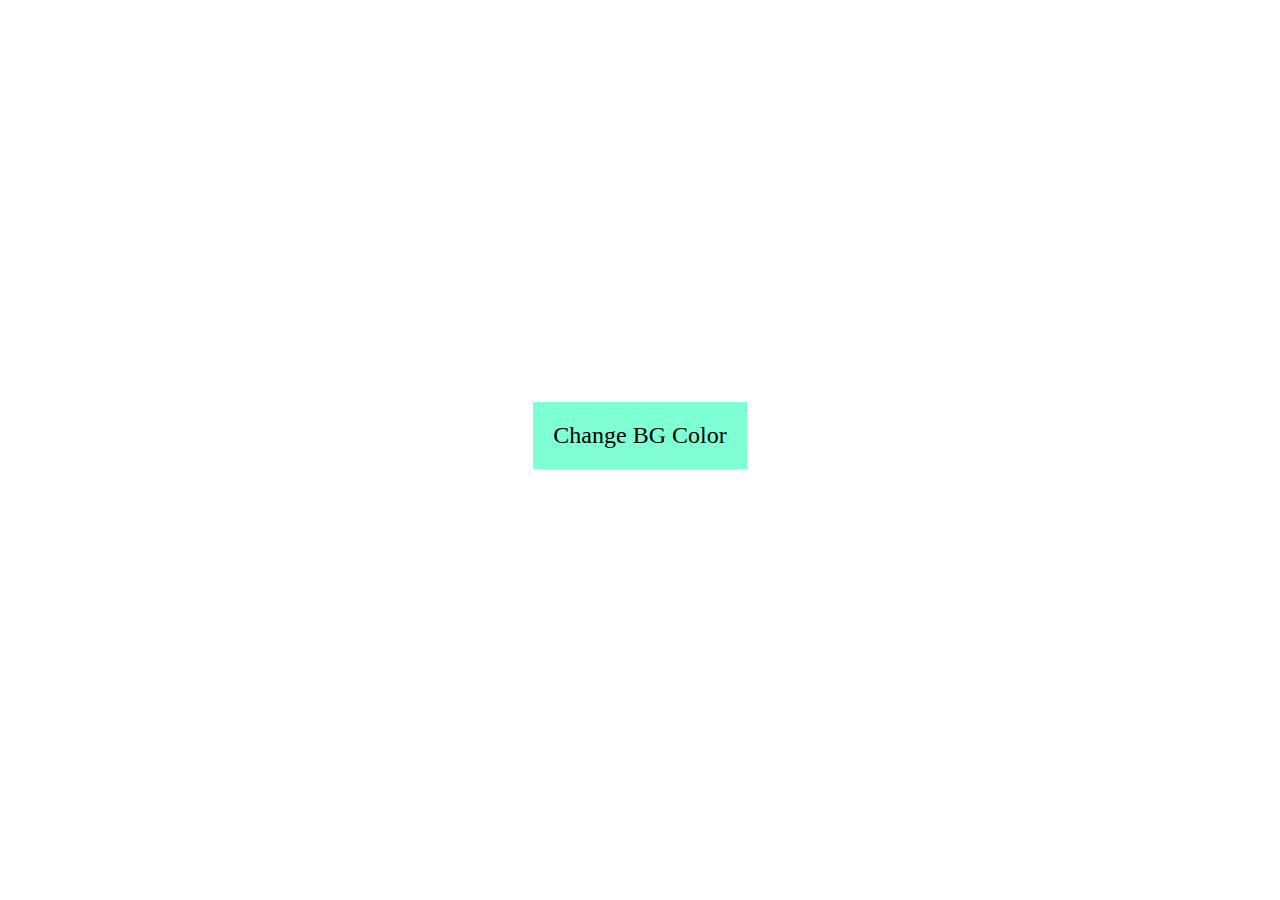
<file: Change BG Color HTML CSS JS/index.html>
<!DOCTYPE html>
<html lang="en">
<head>
  <meta charset="UTF-8">
  <meta name="viewportindexx" content="width=device-width, initial-scale=1.0">
  <title>Document</title>
  <link rel="stylesheet" href="./style.css">
</head>
<body>
  <section>
    <button>Change BG Color</button>
    <h2></h2>
  </section>
  <script src="./main.js"></script>
</body>
</html>
</file>
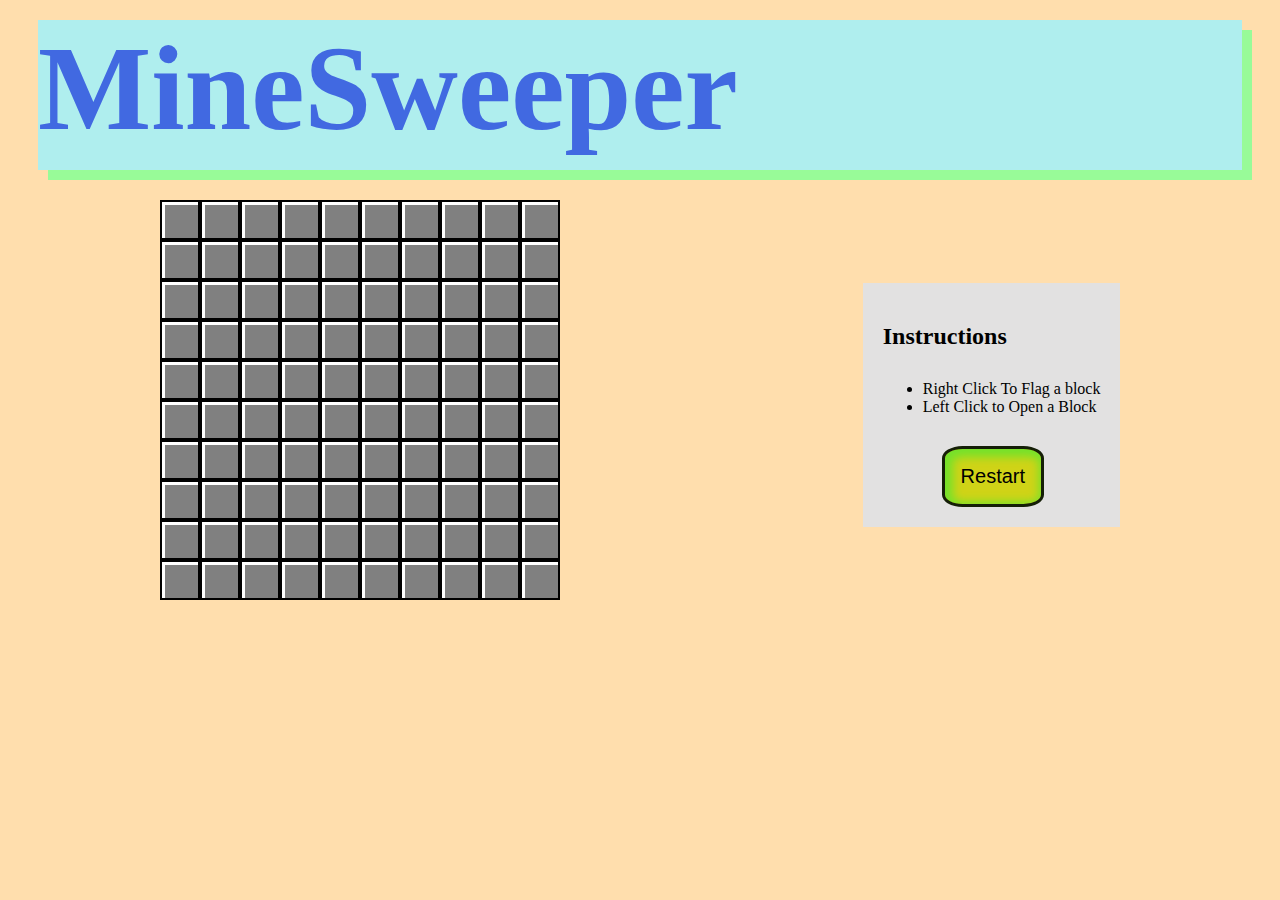
<file: Minesweeper/index.html>
<!DOCTYPE html>
<html lang="en">
<head>
    <meta charset="UTF-8">
    <meta http-equiv="X-UA-Compatible" content="IE=edge">
    <meta name="viewport" content="width=device-width, initial-scale=1.0">
    <link rel="stylesheet" href="https://stackpath.bootstrapcdn.com/font-awesome/4.7.0/css/font-awesome.min.css">
    <link rel="stylesheet" href="style.css">
    <script src="app.js"></script>
    <title>Minesweeper</title>
</head>

<body>
    <header>
        <h1>MineSweeper</h1>
    </header>
    <div class="content-box">
        <div class="container">
            <div class="grid">

            </div>
        </div>

        <div class="details">
            <h2>Instructions</h2>
            <ul>
                <li>Right Click To Flag a block</li>
                <li>Left Click to Open a Block</li>
            </ul>
            <div class="m-auto button">
                <button class="m-auto" type="button" id="restart">Restart</button>
            </div>
        </div>
    </div>
    <h1 id="result">

    </h1>
</body>

</html>
</file>
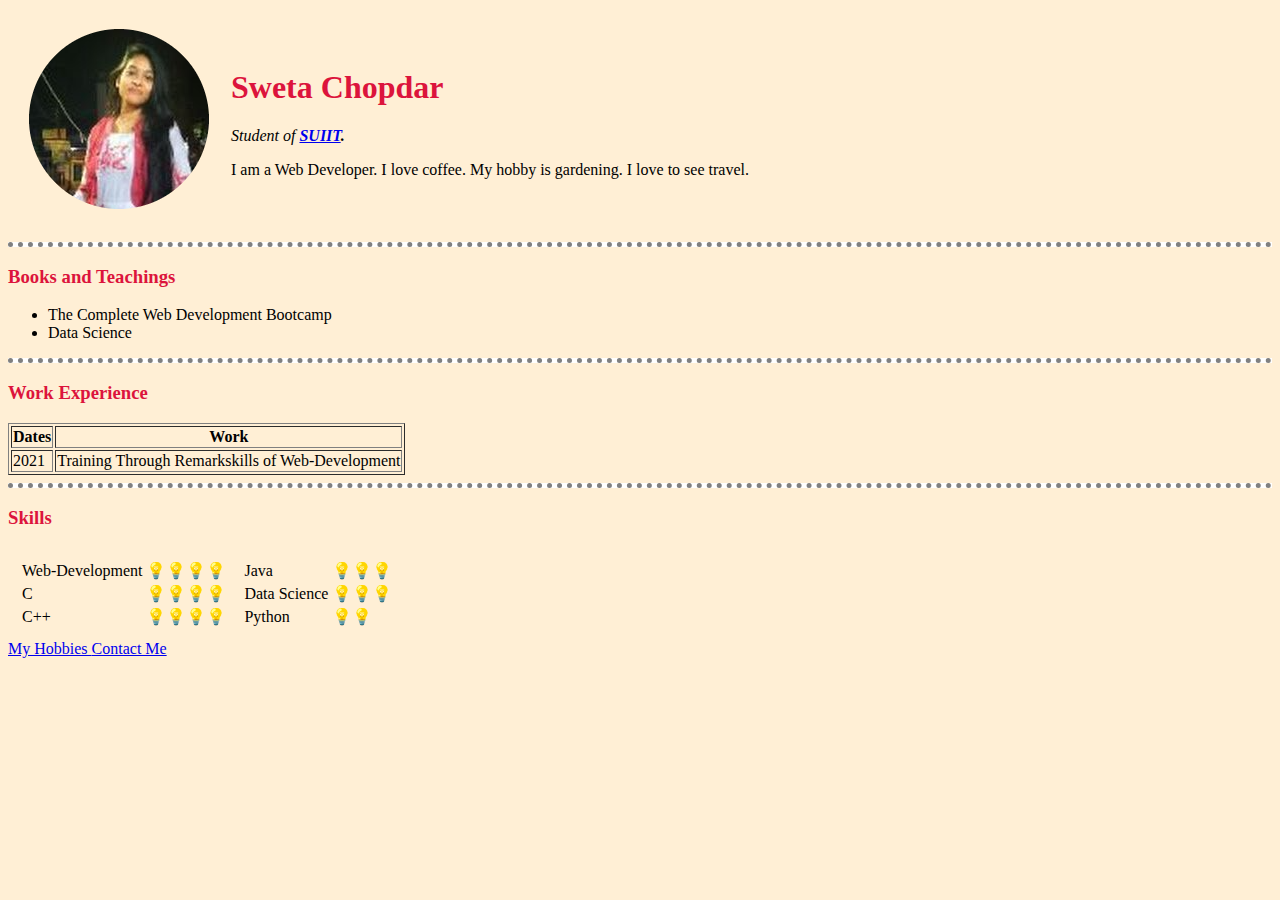
<file: Personal Site/index.html>
<!DOCTYPE html>
<html lang="en">

<head>
    <meta charset="UTF-8">
    <meta http-equiv="X-UA-Compatible" content="IE=edge">
    <meta name="viewport" content="width=device-width, initial-scale=1.0">
    <title>Sweta's Personal Site </title>
    <link rel="stylesheet" href="css/styles.css">

</head>

<body>
    <table cellspacing="20 ">
        <tr>
            <td>
                <img src="images/Mypic-modified.png " alt="Sweta 's profile picture">
            </td>
            <td>
                <h1>Sweta Chopdar</h1>
                <p> <em>Student of <strong><a href="https://suiit.ac.in/">SUIIT</a>.</strong></em> </p>
                <p> I am a Web Developer. I love coffee. My hobby is gardening. I love to see travel.</p>
            </td>
        </tr>
    </table>


    <hr>
    <h3>Books and Teachings</h3>
    <ul>
        <li>The Complete Web Development Bootcamp</li>
        <li>Data Science</li>
    </ul>

    <hr>


    <h3> Work Experience </h3>
    <table border="1">
        <thead>
            <tr>
                <th>
                    Dates
                </th>
                <th>
                    Work
                </th>

            </tr>
        </thead>
        <tbody>
            <tr>
                <td>
                    2021
                </td>
                <td>
                    Training Through Remarkskills of Web-Development
                </td>
            </tr>
        </tbody>
        <tfoot>

        </tfoot>
    </table>


    <hr>


    <h3> Skills </h3>

    <table cellspacing="10">
        <tr>
            <td>
                <table>
                    <tr>
                        <td>Web-Development</td>
                        <td>💡💡💡💡</td>
                    </tr>
                    <tr>
                        <td> C </td>
                        <td>💡💡💡💡</td>
                    </tr>
                    <tr>
                        <td> C++ </td>
                        <td>💡💡💡💡</td>
                    </tr>
                </table>
            </td>
            <td>
                <table>
                    <tr>
                        <td> Java</td>
                        <td>💡💡💡</td>
                    </tr>
                    <tr>
                        <td> Data Science </td>
                        <td>💡💡💡</td>
                    </tr>
                    <tr>
                        <td> Python</td>
                        <td>💡💡</td>
                    </tr>
                </table>
            </td>
        </tr>

    </table>

    <a href="hobbies.html"> My Hobbies </a>
    <a href="contact-me.html"> Contact Me </a>
</body>

</html>
</file>
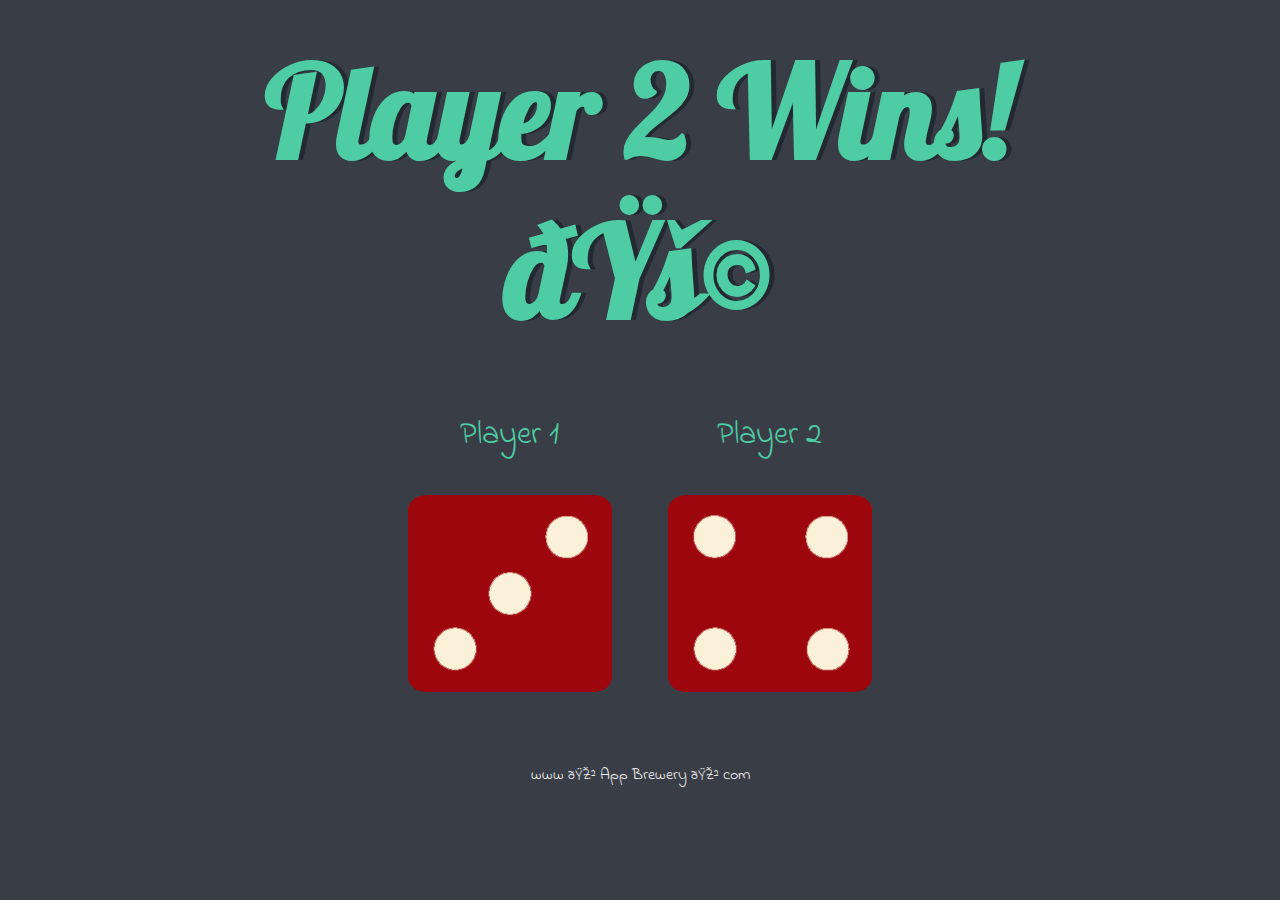
<file: boss challenge/b-completed/index.html>
<!DOCTYPE html>
<html lang="en" dir="ltr">

<head>
    <meta charset="utf-8">
    <title>Dicee</title>
    <link rel="stylesheet" href="styles.css">
    <link href="https://fonts.googleapis.com/css?family=Indie+Flower|Lobster" rel="stylesheet">

</head>

<body>

    <div class="container">
        <h1>Refresh Me</h1>

        <div class="dice">
            <p>Player 1</p>
            <img class="img1" src="images/dice6.png">
        </div>

        <div class="dice">
            <p>Player 2</p>
            <img class="img2" src="images/dice6.png">
        </div>

    </div>

    <script src="index.js" charset="utf-8"></script>

</body>

<footer>
    www ðŸŽ² App Brewery ðŸŽ² com
</footer>

</html>
</file>
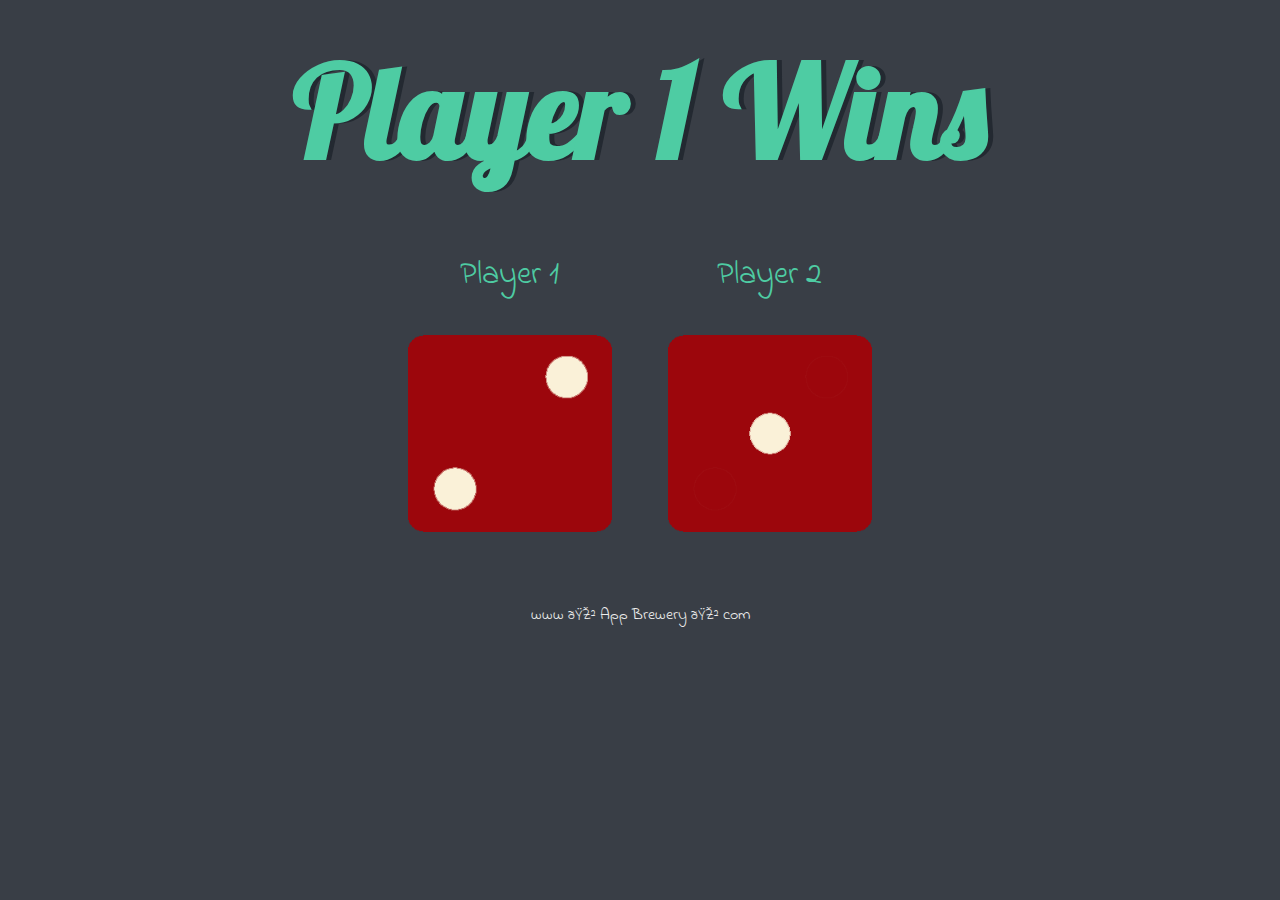
<file: boss challenge/BOSS/index.html>
<!DOCTYPE html>
<html lang="en" dir="ltr">

<head>
    <meta charset="utf-8">
    <title>Dicee</title>
    <link rel="stylesheet" href="styles.css">
    <link href="https://fonts.googleapis.com/css?family=Indie+Flower|Lobster" rel="stylesheet">

</head>

<body>

    <div class="container">
        <h1>Refresh Me</h1>

        <div class="dice">
            <p>Player 1</p>
            <img class="img1" src="images/dice6.png">
        </div>

        <div class="dice">
            <p>Player 2</p>
            <img class="img2" src="images/dice6.png">
        </div>

    </div>

    <script src="index.js"></script>

</body>
<footer>
    www ðŸŽ² App Brewery ðŸŽ² com
</footer>

</html>
</file>
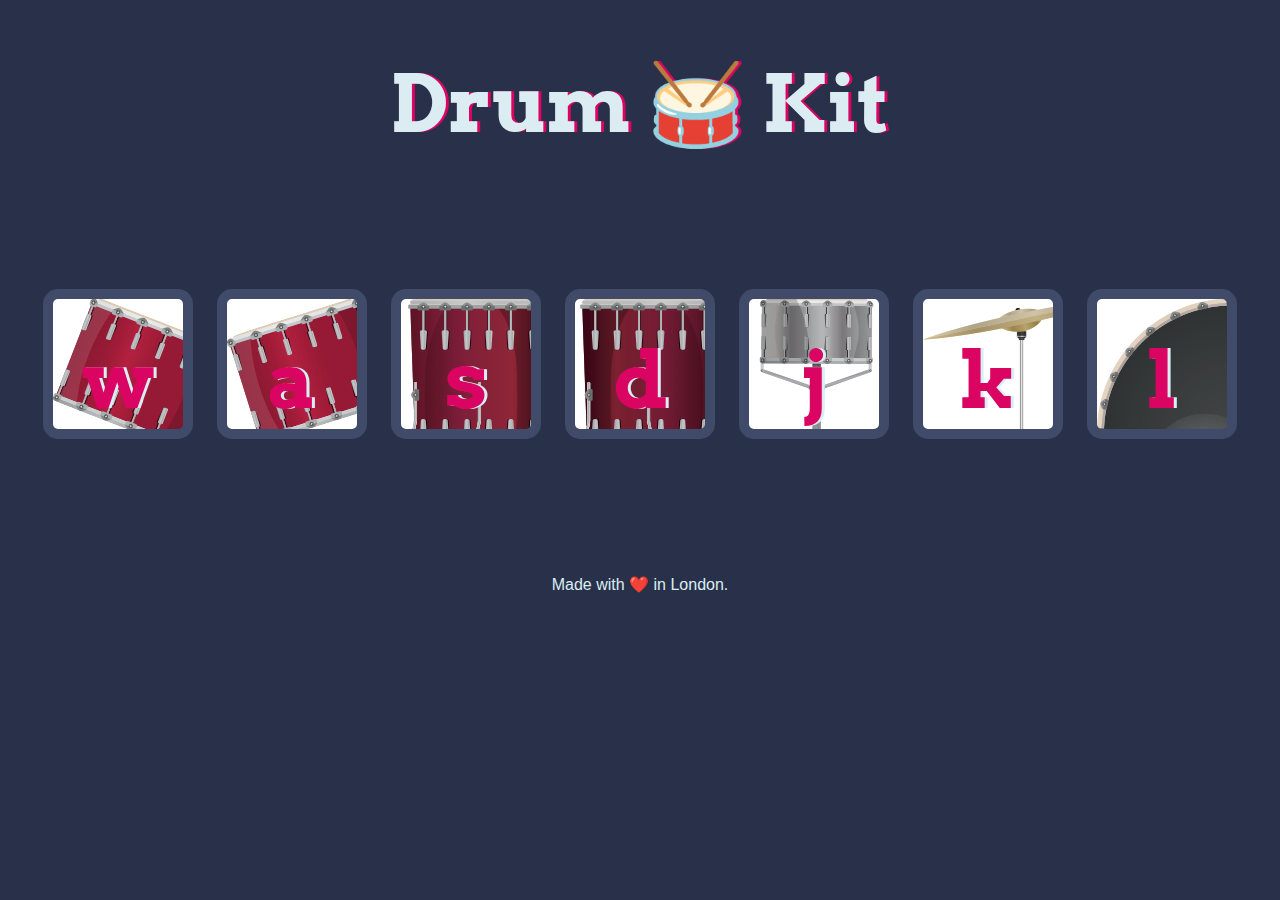
<file: Drum Kit/Drum-completed/index.html>
<!DOCTYPE html>
<html lang="en" dir="ltr">

<head>
  <meta charset="utf-8">
  <title>Drum Kit</title>
  <link rel="stylesheet" href="styles.css">
  <link href="https://fonts.googleapis.com/css?family=Arvo" rel="stylesheet">
</head>

<body>
  <h1 id="title">Drum 🥁 Kit</h1>
  <div class="set">
    <button class="w drum">w</button>
    <button class="a drum">a</button>
    <button class="s drum">s</button>
    <button class="d drum">d</button>
    <button class="j drum">j</button>
    <button class="k drum">k</button>
    <button class="l drum">l</button>
  </div>


<script src="index.js" charset="utf-8"></script>

<footer>
  Made with ❤️ in London.
</footer>
</body>
</html>
</file>
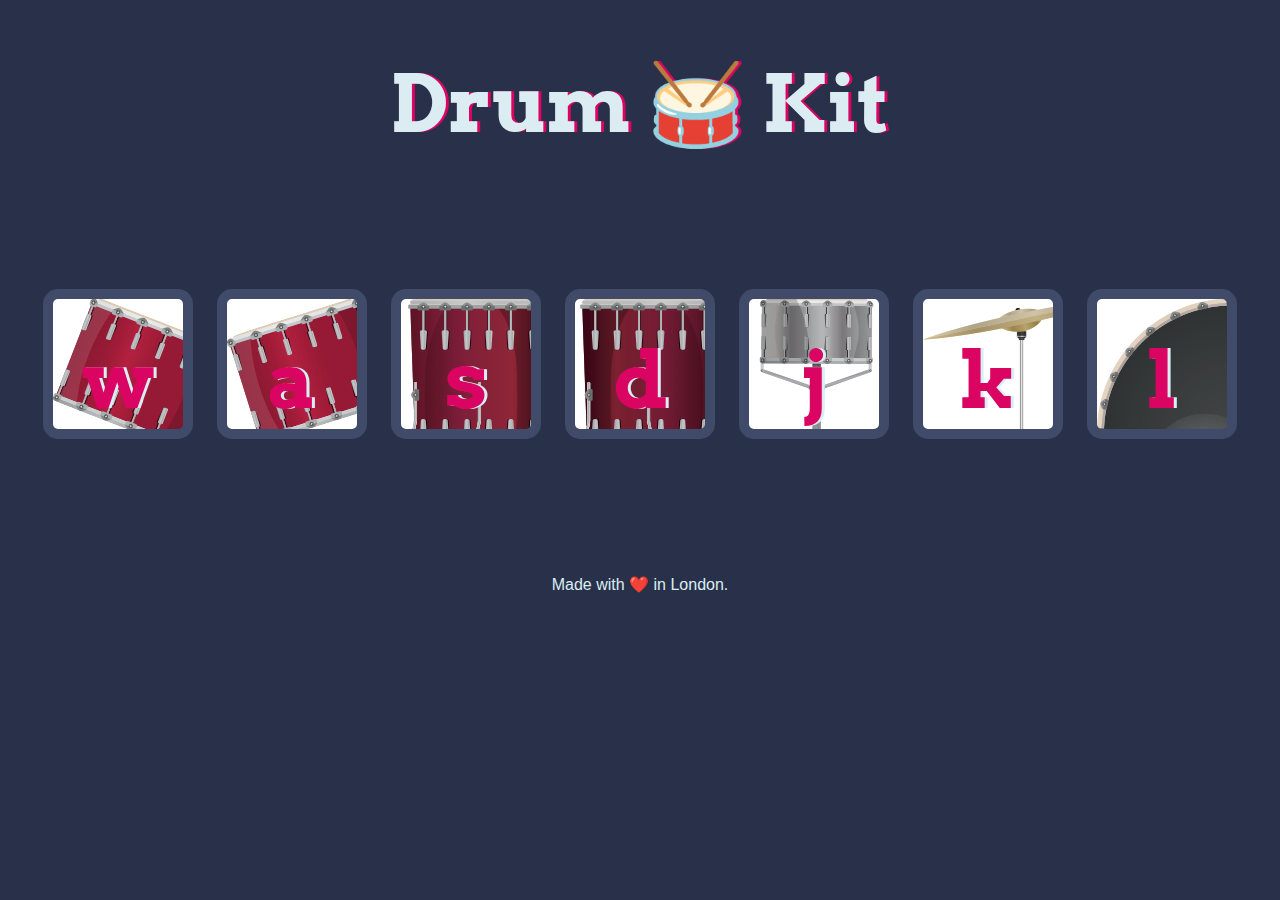
<file: Drum Kit/DrumKit/index.html>
<!DOCTYPE html>
<html lang="en" dir="ltr">

<head>
    <meta charset="utf-8">
    <title>Drum Kit</title>
    <link rel="stylesheet" href="styles.css">
    <link href="https://fonts.googleapis.com/css?family=Arvo" rel="stylesheet">
</head>

<body>

    <h1 id="title">Drum 🥁 Kit</h1>
    <div class="set">
        <button class="w drum">w</button>
        <button class="a drum">a</button>
        <button class="s drum">s</button>
        <button class="d drum">d</button>
        <button class="j drum">j</button>
        <button class="k drum">k</button>
        <button class="l drum">l</button>
    </div>

    <script src="index.js"></script>
    <footer>
        Made with ❤️ in London.
    </footer>
</body>

</html>
</file>
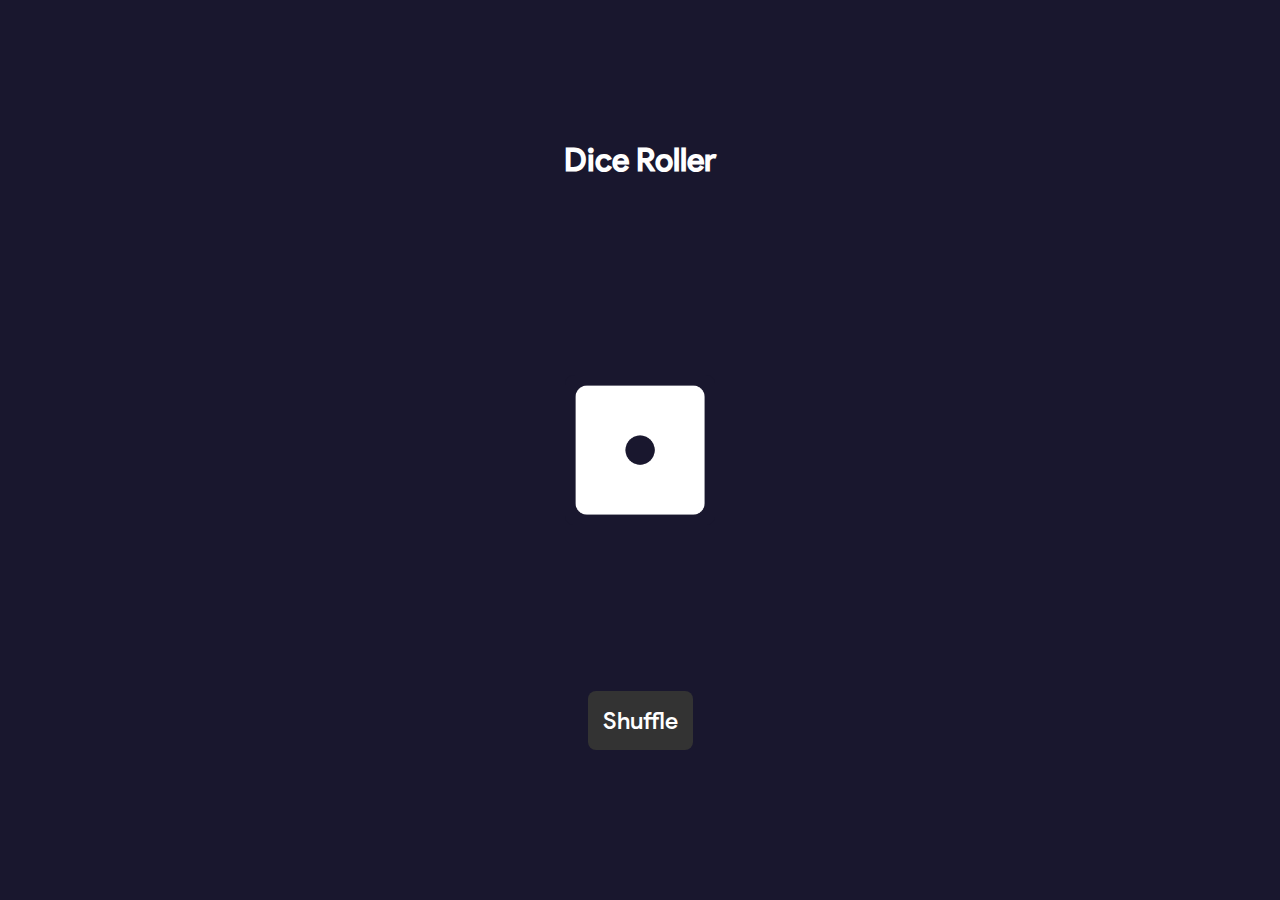
<file: JavaScript Projects/14 - Dice Roll/index.html>
<!DOCTYPE html>
<html lang="en">
<head>
    <meta charset="UTF-8">
    <meta http-equiv="X-UA-Compatible" content="IE=edge">
    <meta name="viewport" content="width=device-width, initial-scale=1.0">
    <link rel="shortcut icon" href="assets/dice.png" type="image/x-icon">
    <link rel="stylesheet" href="style.css">
    <title>Dice Roller</title>
</head>
<body>
    <div class="section">
        <h2>Dice Roller</h2>
        <img src="assets/1.png" alt="" id="img">
        <div id="btn" onclick="anim();" >Shuffle</div>
    </div>
    <script src="script.js"></script>
</body>
</html>
</file>
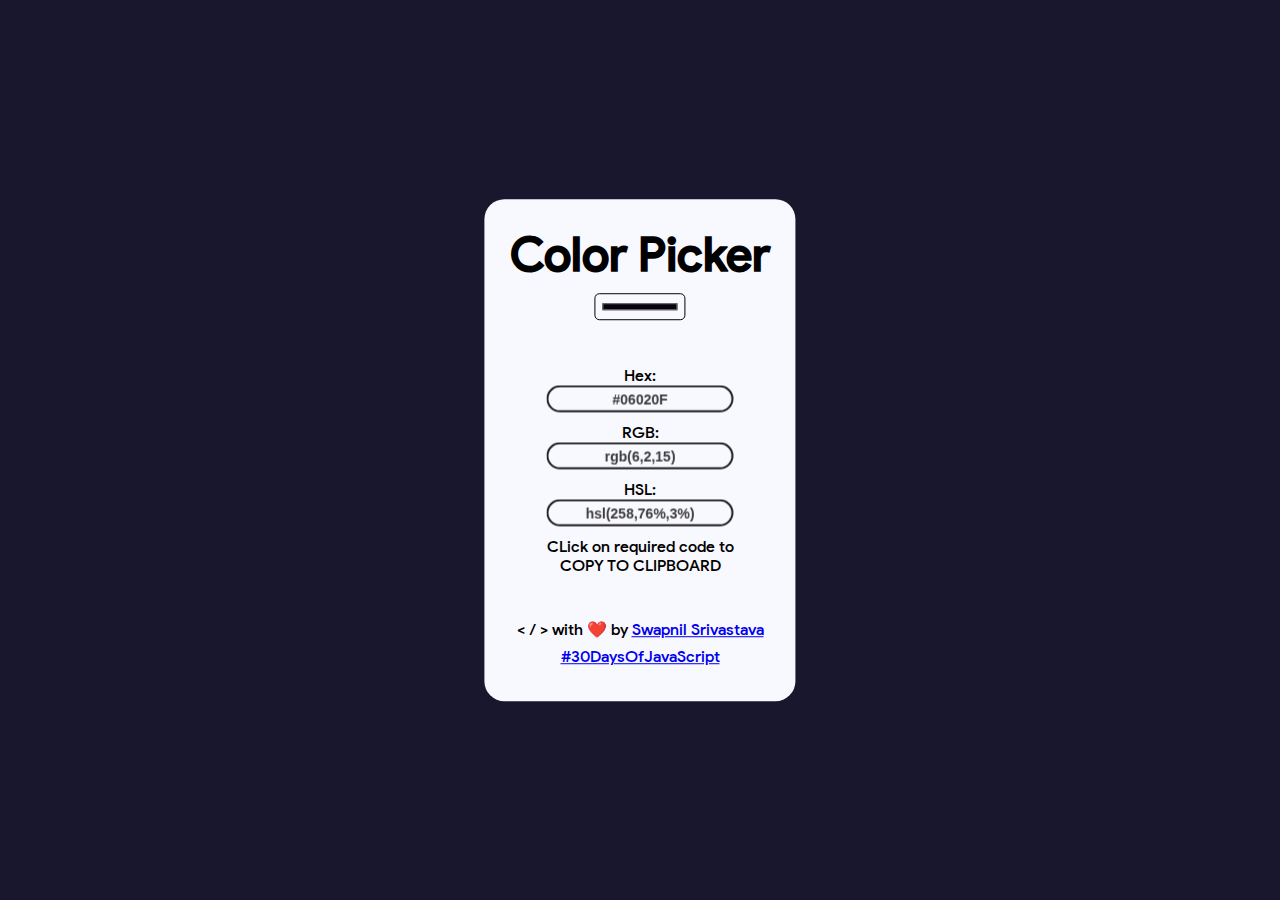
<file: JavaScript Projects/15 - Color Picker/index.html>
<!DOCTYPE html>
<html lang="en">

<head>
  <meta charset="UTF-8">
  <meta http-equiv="X-UA-Compatible" content="IE=edge">
  <meta name="viewport" content="width=device-width, initial-scale=1.0">
  <link rel="shortcut icon" href="assets/color-picker.png" type="image/x-icon">
  <link rel="stylesheet" href="style.css">
  <title>Color Picker</title>
</head>

<body>

  <div class="section">
    <h1>Color Picker</h1>
    <input type="color" id="color-picker">
    <div class="color-codes">
      <p><label for="hex-value"> Hex: </label><button class="button-28" id="hex-value" onclick="hex()">#06020F</button><br></p> 
      <p><label for="rgb-value"> RGB: </label><button class="button-28" id="rgb-value" onclick="rgb()">rgb(6,2,15)</button><br></p> 
      <p><label for="hsl-value"> HSL: </label><button class="button-28" id="hsl-value" onclick="hsl()">hsl(258,76%,3%)</button></p> 
      <p>CLick on required code to <br> COPY TO CLIPBOARD</p>
    </div>
    <footer>
      <p>&#x3c; &#47; &#x3e; with ❤️ by
        <a href="https://swapnilsparsh.github.io/">Swapnil Srivastava</a>
        <br>
        <a href="https://github.com/swapnilsparsh/30DaysOfJavaScript" target="_blank">#30DaysOfJavaScript
        </a>
      </p>
    </footer>
  </div>

  <script src="script.js"></script>
</body>

</html>
</file>
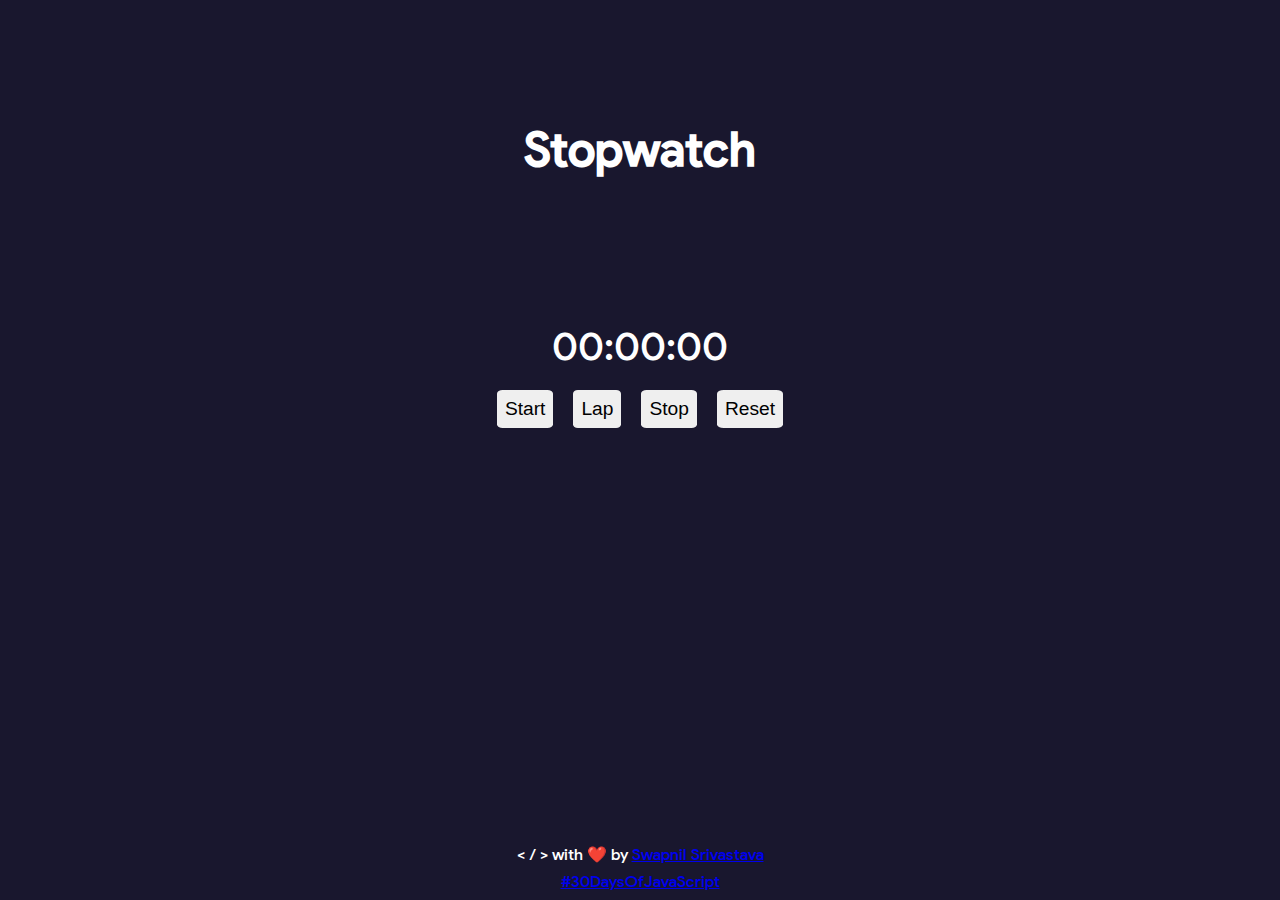
<file: JavaScript Projects/16 - Stopwatch/index.html>
<!DOCTYPE html>
<html lang="en">
<head>
    <meta charset="UTF-8">
    <meta http-equiv="X-UA-Compatible" content="IE=edge">
    <meta name="viewport" content="width=device-width, initial-scale=1.0">
    <link rel="shortcut icon" href="assets/stopwatch.png" type="image/x-icon">
    <link rel="stylesheet" href="style.css">
    <title>Stopwatch</title>
</head>
<body>
    <h1>Stopwatch</h1>
    <div id="stopwatch">
        00:00:00
    </div>
    <ul id="buttons">
        <li><button onclick="startTimer()">Start</button></li>
        <li><button onclick="lapTimer()">Lap</button></li>
        <li><button onclick="stopTimer()">Stop</button></li>
        <li><button onclick="resetTimer()">Reset</button></li>
    </ul>
    <div id="lapBox">
        
    </div>
    <footer>
        <p>&#x3c; &#47; &#x3e; with ❤️ by 
          <a href="https://swapnilsparsh.github.io/">Swapnil Srivastava</a>
          <br> 
            <a href="https://github.com/swapnilsparsh/30DaysOfJavaScript" target="_blank">#30DaysOfJavaScript</a>
        </p>
    </footer>
    <script src="script.js"></script>
</body>
</html>
</file>
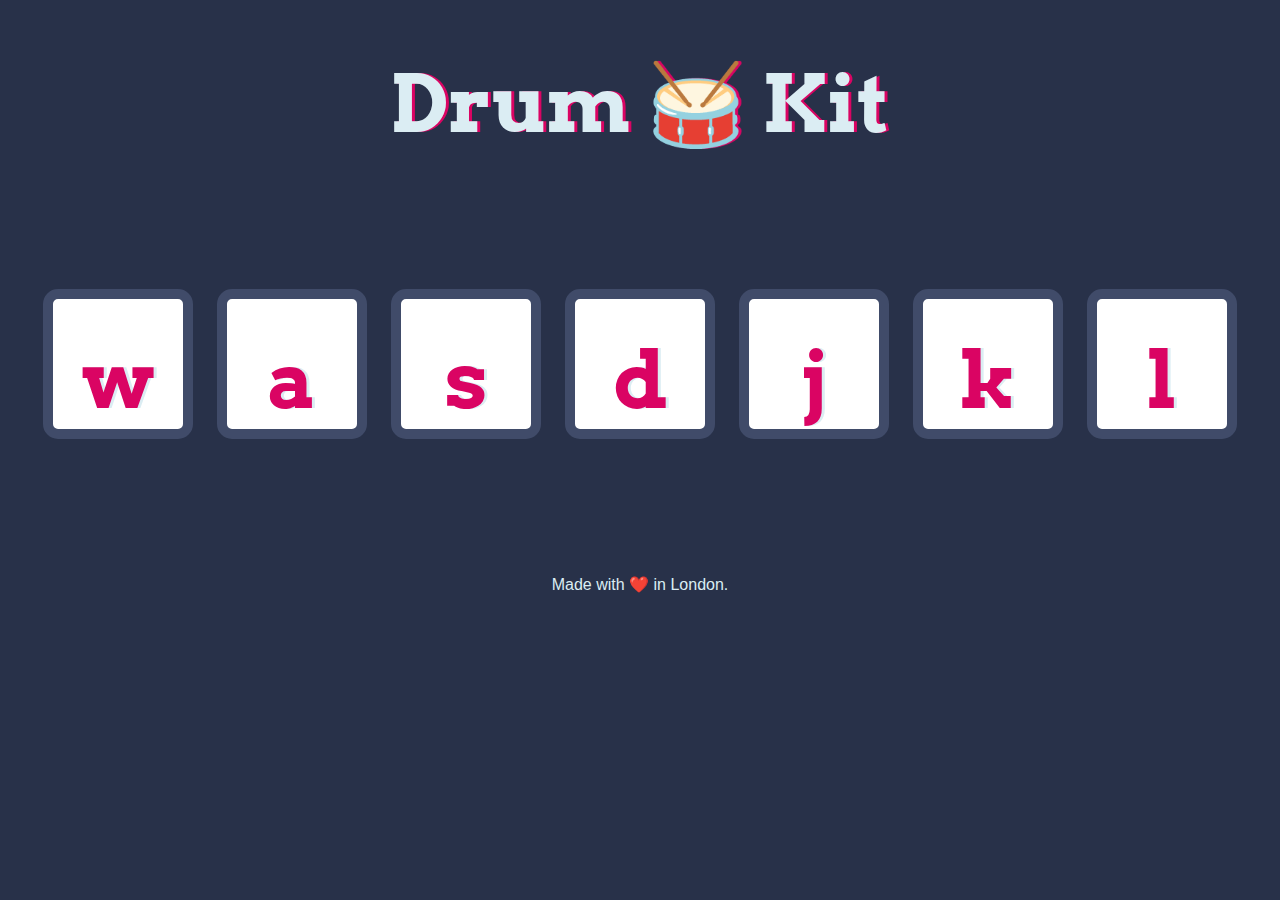
<file: Drum Kit/Zip-Extracted/Drum Kit Starting Files/Drum Kit Starting Files/index.html>
<!DOCTYPE html>
<html lang="en" dir="ltr">

<head>
  <meta charset="utf-8">
  <title>Drum Kit</title>
  <link rel="stylesheet" href="styles.css">
  <link href="https://fonts.googleapis.com/css?family=Arvo" rel="stylesheet">
</head>

<body>

  <h1 id="title">Drum 🥁 Kit</h1>
  <div class="set">
    <button class="w drum">w</button>
    <button class="a drum">a</button>
    <button class="s drum">s</button>
    <button class="d drum">d</button>
    <button class="j drum">j</button>
    <button class="k drum">k</button>
    <button class="l drum">l</button>
  </div>


  <footer>
    Made with ❤️ in London.
  </footer>
</body>

</html>
</file>
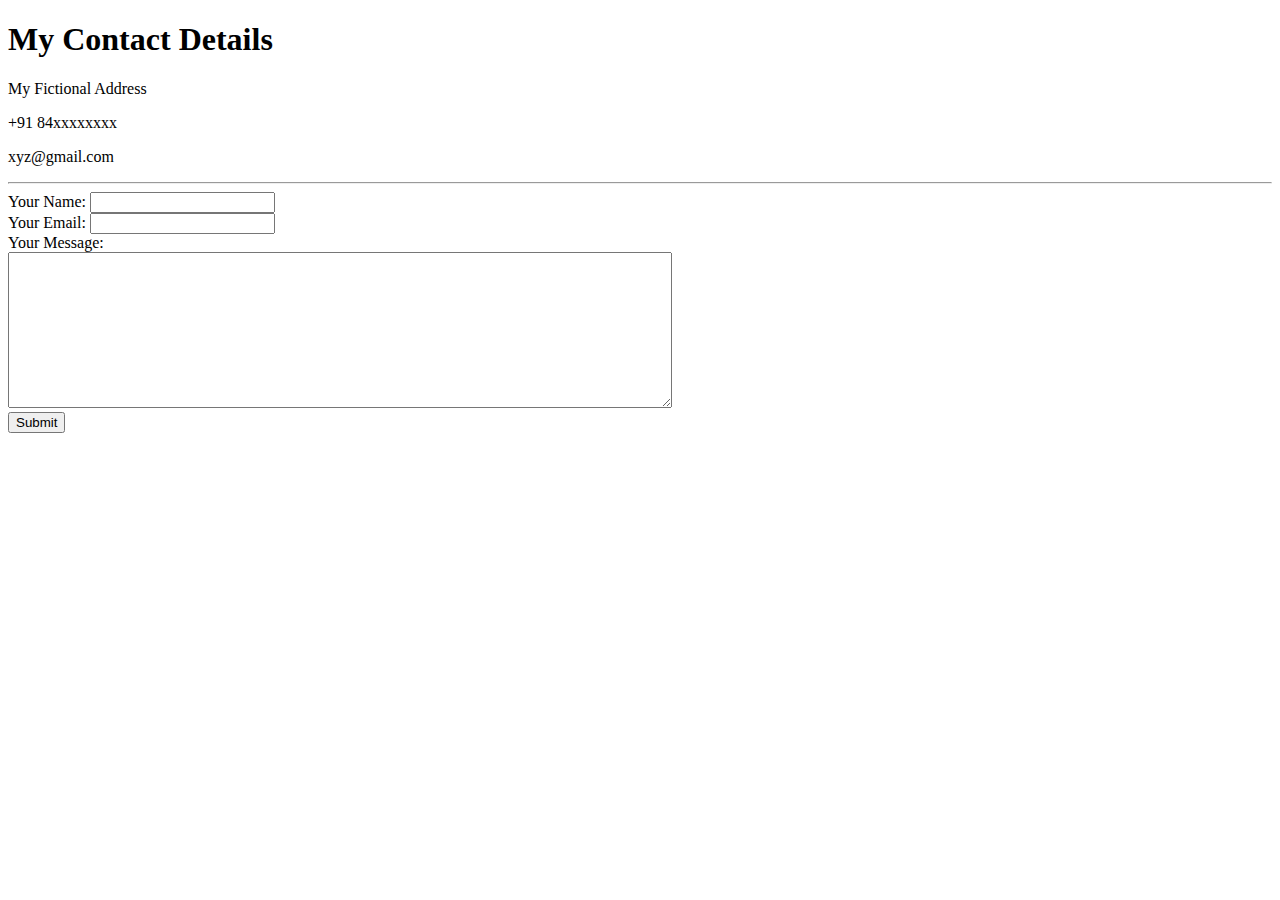
<file: Personal Site/contact-me.html>
<!DOCTYPE html>
<html lang="en">

<head>
    <meta charset="UTF-8">
    <meta http-equiv="X-UA-Compatible" content="IE=edge">
    <meta name="viewport" content="width=device-width, initial-scale=1.0">
    <title> Contact Me </title>
</head>

<body>
    <h1> My Contact Details </h1>
    <p> My Fictional Address </p>
    <p> +91 84xxxxxxxx</p>
    <p> xyz@gmail.com </p>

    <hr>

    <form action="mailto:chopdarsweta@gmail.com" method="post" enctype="text/plain">
        <label>  Your Name:      </label>
        <input type="text" name="yourName" value=""><br>
        <label> Your Email: </label>
        <input type="email" name="yourEmail" value=""><br>
        <label>Your Message:</label><br>
        <textarea name="yourMessage " rows="10 " cols="80 "></textarea><br>
        <input type="submit" name="">
    </form>
</body>

</html>
</file>
<file: Change BG Color HTML CSS JS/style.css>
*{
  padding: 0;
  margin: 0;
  box-sizing: border-box;
}
section{
  height:100vh;
  width: 100%;
  display: flex;
  align-items: center;
  justify-content: center;
  flex-direction: column;
}
button{
  border: none;
  outline: none;
  background-color:aquamarine;
  font-size: 24px;
  font-family: 'Montserrat';
  padding: 20px;
  cursor: pointer;
}
h2{
  font-family: 'Montserrat';
  font-size: 30px;
  margin-top: 30px;
}
</file>
<file: Minesweeper/style.css>
body {
  background-color: navajowhite;
}

header{
    background-color: paleturquoise;
    box-shadow: 10px 10px palegreen;
    height: 150px;
    margin: 20px 30px 30px 30px;
    font-size: 60px;
    width: auto;
}

@media only screen and (max-width: 770px) {
  header {
    font-size: 50px;
  }
}

@media only screen and (max-width: 670px) {
  header {
    font-size: 35px;
  }
}

header h1{
    color: royalblue;
    height: 100px;
    margin: 0;
}

.content-box{
  display: flex;
  align-items: center;
  justify-content: space-around;
  flex-wrap: wrap;
}

.grid {
    margin: auto;
    height: 400px;
    width: 400px;
    display: flex;
    flex-wrap: wrap;
    background-color: gray;
}

.grid div{
    height: 36px;
    width: 36px;
    border: 2px solid black;
    box-shadow: inset 3px 3px white;
}

.details{
  margin-top: 10px;
  padding: 20px;
  background-color: rgb(226, 225, 225);
}

.details ul {
  margin: 30px 0;
}

.checked{
    background-color: palegreen;
}

.exploded {
    background-color: orange;
}

.button{
    width: 100px;
    margin: auto;
}

button{
    background-color: rgb(208, 211, 23);
    font-size: 20px;
    font-family: 'Lucida Sans', 'Lucida Sans Regular', 'Lucida Grande', 'Lucida Sans Unicode', Geneva, Verdana, sans-serif;
    padding: 16px;
    border-radius: 20%;
    border: solid 3px rgb(21, 31, 7);
    box-shadow: inset 3px 3px 10px 5px rgb(116, 226, 43);
}
</file>
<file: Personal Site/css/styles.css>
body {
            background-color: #ffefd5;
        }
        
        h1 {
            color: #dc143c;
        }
        
        h3 {
            color: #dc143c;
        }
        
        hr {
            background-color: white;
            border-style: none;
            border-top-style: dotted;
            border-color: grey;
            border-width: 5px;
        }
</file>
<file: boss challenge/b-completed/styles.css>
.container {
    width: 70%;
    margin: auto;
    text-align: center;
}

.dice {
    text-align: center;
    display: inline-block;
}

body {
    background-color: #393E46;
}

h1 {
    margin: 30px;
    font-family: 'Lobster', cursive;
    text-shadow: 5px 0 #232931;
    font-size: 8rem;
    color: #4ECCA3;
}

p {
    font-size: 2rem;
    color: #4ECCA3;
    font-family: 'Indie Flower', cursive;
}

img {
    width: 80%;
}

footer {
    margin-top: 5%;
    color: #EEEEEE;
    text-align: center;
    font-family: 'Indie Flower', cursive;
}
</file>
<file: boss challenge/BOSS/styles.css>
.container {
    width: 70%;
    margin: auto;
    text-align: center;
}

.dice {
    text-align: center;
    display: inline-block;
}

body {
    background-color: #393E46;
}

h1 {
    margin: 30px;
    font-family: 'Lobster', cursive;
    text-shadow: 5px 0 #232931;
    font-size: 8rem;
    color: #4ECCA3;
}

p {
    font-size: 2rem;
    color: #4ECCA3;
    font-family: 'Indie Flower', cursive;
}

img {
    width: 80%;
}

footer {
    margin-top: 5%;
    color: #EEEEEE;
    text-align: center;
    font-family: 'Indie Flower', cursive;
}
</file>
<file: Drum Kit/Drum-completed/styles.css>
body {
  text-align: center;
  background-color: #283149;
}

h1 {
  font-size: 5rem;
  color: #DBEDF3;
  font-family: "Arvo", cursive;
  text-shadow: 3px 0 #DA0463;

}

footer {
  color: #DBEDF3;
  font-family: sans-serif;
}

.w {
  background-image: url("images/tom1.png");
}

.a {
  background-image: url("images/tom2.png");
}

.s {
  background-image: url("images/tom3.png");
}

.d {
  background-image: url("images/tom4.png");
}

.j {
  background-image: url("images/snare.png");
}

.k {
  background-image: url("images/crash.png");
}

.l {
  background-image: url("images/kick.png");
}

.set {
  margin: 10% auto;
}

.pressed {
  box-shadow: 0 3px 4px 0 #DBEDF3;
  opacity: 0.5;
}

.red {
  color: red;
}

.drum {
  outline: none;
  border: 10px solid #404B69;
  font-size: 5rem;
  font-family: 'Arvo', cursive;
  line-height: 2;
  font-weight: 900;
  color: #DA0463;
  text-shadow: 3px 0 #DBEDF3;
  border-radius: 15px;
  display: inline-block;
  width: 150px;
  height: 150px;
  text-align: center;
  margin: 10px;
  background-color: white;
}
</file>
<file: Drum Kit/DrumKit/styles.css>
body {
    text-align: center;
    background-color: #283149;
}

h1 {
    font-size: 5rem;
    color: #DBEDF3;
    font-family: "Arvo", cursive;
    text-shadow: 3px 0 #DA0463;
}

footer {
    color: #DBEDF3;
    font-family: sans-serif;
}

.w {
    background-image: url("images/tom1.png");
}

.a {
    background-image: url("images/tom2.png");
}

.s {
    background-image: url("images/tom3.png");
}

.d {
    background-image: url("images/tom4.png");
}

.j {
    background-image: url("images/snare.png");
}

.k {
    background-image: url("images/crash.png");
}

.l {
    background-image: url("images/kick.png");
}

.set {
    margin: 10% auto;
}

.game-over {
    background-color: red;
    opacity: 0.8;
}

.pressed {
    box-shadow: 0 3px 4px 0 #DBEDF3;
    opacity: 0.5;
}

.red {
    color: red;
}

.drum {
    outline: none;
    border: 10px solid #404B69;
    font-size: 5rem;
    font-family: 'Arvo', cursive;
    line-height: 2;
    font-weight: 900;
    color: #DA0463;
    text-shadow: 3px 0 #DBEDF3;
    border-radius: 15px;
    display: inline-block;
    width: 150px;
    height: 150px;
    text-align: center;
    margin: 10px;
    background-color: white;
}
</file>
<file: JavaScript Projects/14 - Dice Roll/style.css>
* {
  margin: 0;
  padding: 0;
  
  font-family: "sans";
  user-select: none;
}

@font-face {
  font-family: "sans";
  src: url(font/sans.ttf);
}

h2 {
  position: absolute;
  top: 0;
  padding-top: 140px;
  color: white;
  font-size: 2rem;
  text-align: center;
}

.section {
  width: 100%;
  height: 100vh;
  display: flex;
  justify-content: center;
  align-items: center;
  flex-direction: column;
  background: #19172e;
}

#img {
  width: 150px;
  height: 150px;
}

#btn {
  position: absolute;
  cursor: pointer;
  color: #fff;
  background: #333;
  font-size: 24px;
  padding: 15px;
  border-radius: 8px;
  bottom: 0;
  margin: 150px ;
}

#btn:active {
  background: #1e8e3e;
}

footer {
  text-align: center;
  color: white;
  font-size: 1rem;
  position: absolute;
  left: 0;
  right: 0;
  bottom: 0;
  margin-bottom: 0;
  padding: 5px;
  line-height: 3vh;
}

footer a:visited {
  color: inherit;
}
</file>
<file: JavaScript Projects/15 - Color Picker/style.css>
* {
  margin: 0;
  padding: 0;
}

body {
  background: #19172e;
  font-family: "sans";
}

@font-face {
  font-family: "sans";
  src: url("font/sans.ttf");
}

h1 {
  justify-content: center;
  text-align: center;
  font-size: 48px;
  color: black;
}

.section {
  padding: 2%;
  position: absolute;
  left: 50%;
  top: 50%;
  -webkit-transform: translate(-50%, -50%);
  transform: translate(-50%, -50%);
  background: #f8f8ff !important;
  border-radius: 20px;
}

#color-picker {
  padding: 5px;
  margin: 10px auto;
  display: block;
  border-radius: 5px;
  background: none;
  width: 35%;
}

.color-codes{
  text-align: center;
  padding: 10%;
}

.color-codes p{
  margin: 5%;
}

/* CSS */
.button-28 {
  appearance: none;
  background-color: transparent;
  border: 2px solid #1A1A1A;
  border-radius: 15px;
  box-sizing: border-box;
  color: #3B3B3B;
  cursor: pointer;
  display: inline-block;
  font-family: Roobert,-apple-system,BlinkMacSystemFont,"Segoe UI",Helvetica,Arial,sans-serif,"Apple Color Emoji","Segoe UI Emoji","Segoe UI Symbol";
  font-size: 14px;
  font-weight: 600;
  line-height: normal;
  margin: 0;
  min-height: 20px;
  min-width: 0;
  outline: none;
  padding: 2%;
  text-align: center;
  text-decoration: none;
  transition: all 300ms cubic-bezier(.23, 1, 0.32, 1);
  user-select: none;
  -webkit-user-select: none;
  touch-action: manipulation;
  width: 100%;
  will-change: transform;
}

.button-28:disabled {
  pointer-events: none;
}

.button-28:hover {
  color: #fff;
  background-color: #1A1A1A;
  box-shadow: rgba(0, 0, 0, 0.25) 0 8px 15px;
  transform: translateY(-2px);
}

.button-28:active {
  box-shadow: none;
  transform: translateY(0);
}

footer {
  text-align: center;
  color: black;
  font-size: 1rem;
  position: relative;
  left: 0;
  right: 0;
  bottom: 0;
  margin-bottom: 0;
  padding: 5px;
  line-height: 3vh;
}

footer a:visited {
  color: inherit;
}
</file>
<file: JavaScript Projects/16 - Stopwatch/style.css>
*{
    padding: 0;
    margin: 0;
    box-sizing: border-box;
}

@font-face {
    font-family: "sans";
    src: url(font/sans.ttf);
}

body{
    display: flex;
    flex-direction: column;
    background-color: #19172e;
    color: white;
    font-family: "sans";
    justify-content: center;
    align-items: center;
    min-height: 100vh;
}

h1{
    position: absolute;    
    top: 0;
    padding-top: 120px;
    margin-bottom: 100px;
    font-size:3rem;
}

#stopwatch{
    font-size: 2.5rem;
}

#buttons{
    position: relative;
    display: flex;
    flex-direction: row;
    list-style: none;
    padding: 10px;
}
#lapBox{
    width: 100%;
    height: 100px;
    display: flex;
    box-sizing: content-box;
    flex-wrap: wrap;
    flex-flow: column;
    padding: 10px 0;
    margin-top: 10px;
    align-items: center;
    justify-content: center;
    overflow: auto;

}
#lapBox h1{
    position: relative;
    margin-top: 15px;
    margin-bottom: 0;
    font-size: 2rem;
    padding: 0;
}
button{
    cursor: pointer;
    margin: 10px;
    font-size: 1.2rem;
    padding: 8px;
    border-radius: 10%;
    border: none;
    outline: none;
}

button:active{
    background-color: #1e8e3e;
}

footer {
    position: absolute;
    text-align: center;
    font-size: 1rem;
    bottom: 0;
    margin-top: 120px;
    padding: 5px;
    line-height: 3vh;
}

footer a:visited {
    color: inherit;
}

/* Tablet Landscape */
@media screen and (max-width: 1080px) {
    #primary { width:67%; }
    #secondary { width:30%; margin-left:3%;}  
}

/* Tabled Portrait */
@media screen and (max-width: 768px) {
    #primary { width:100%; }
    #secondary { width:100%; margin:0; border:none; }
}
</file>
<file: Drum Kit/Zip-Extracted/Drum Kit Starting Files/Drum Kit Starting Files/styles.css>
body {
  text-align: center;
  background-color: #283149;
}

h1 {
  font-size: 5rem;
  color: #DBEDF3;
  font-family: "Arvo", cursive;
  text-shadow: 3px 0 #DA0463;

}

footer {
  color: #DBEDF3;
  font-family: sans-serif;
}

.w {

}

.a {

}

.s {

}

.d {

}

.j {

}

.k {

}

.l {

}

.set {
  margin: 10% auto;
}

.game-over {
  background-color: red;
  opacity: 0.8;
}

.pressed {
  box-shadow: 0 3px 4px 0 #DBEDF3;
  opacity: 0.5;
}

.red {
  color: red;
}

.drum {
  outline: none;
  border: 10px solid #404B69;
  font-size: 5rem;
  font-family: 'Arvo', cursive;
  line-height: 2;
  font-weight: 900;
  color: #DA0463;
  text-shadow: 3px 0 #DBEDF3;
  border-radius: 15px;
  display: inline-block;
  width: 150px;
  height: 150px;
  text-align: center;
  margin: 10px;
  background-color: white;
}
</file>
